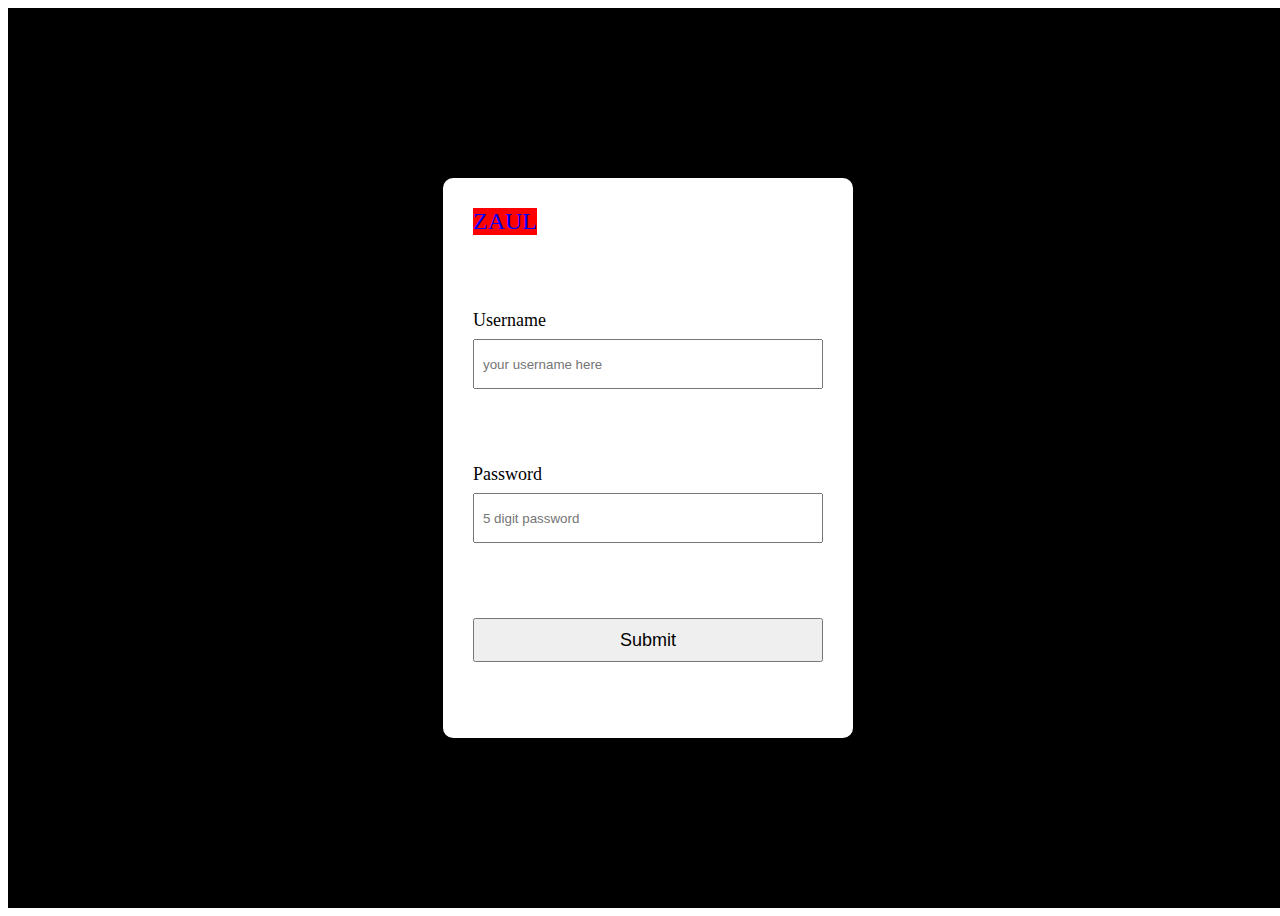
<file: index.html>
<!DOCTYPE html>
<html lang="en">

<head>
    <meta charset="UTF-8">
    <meta name="viewport" content="width=device-width, initial-scale=1.0">
    <title>zaul</title>
    <link rel="stylesheet" href="./style.css">
</head>

<body>
    <div class="main_container">

        <!-- Login Container -->
        <div class="login-container">

            <!-- Logo -->
            <span class="logo">ZAUL</span>

            <!-- user name -->
            <div class="credentials">
                <label class="form-label">Username</label>
                <input class="form-input" placeholder="your username here">
            </div>

            <!-- password -->
            <div class="credentials">
                <label class="form-label">Password</label>
                <input type="password" class="form-input" placeholder="5 digit password">
            </div>
            <!-- submit -->
       
                <a href="./home.html"><button class="submit">Submit</button></a>
            


        </div>
    </div>
</body>

</html>
</file>
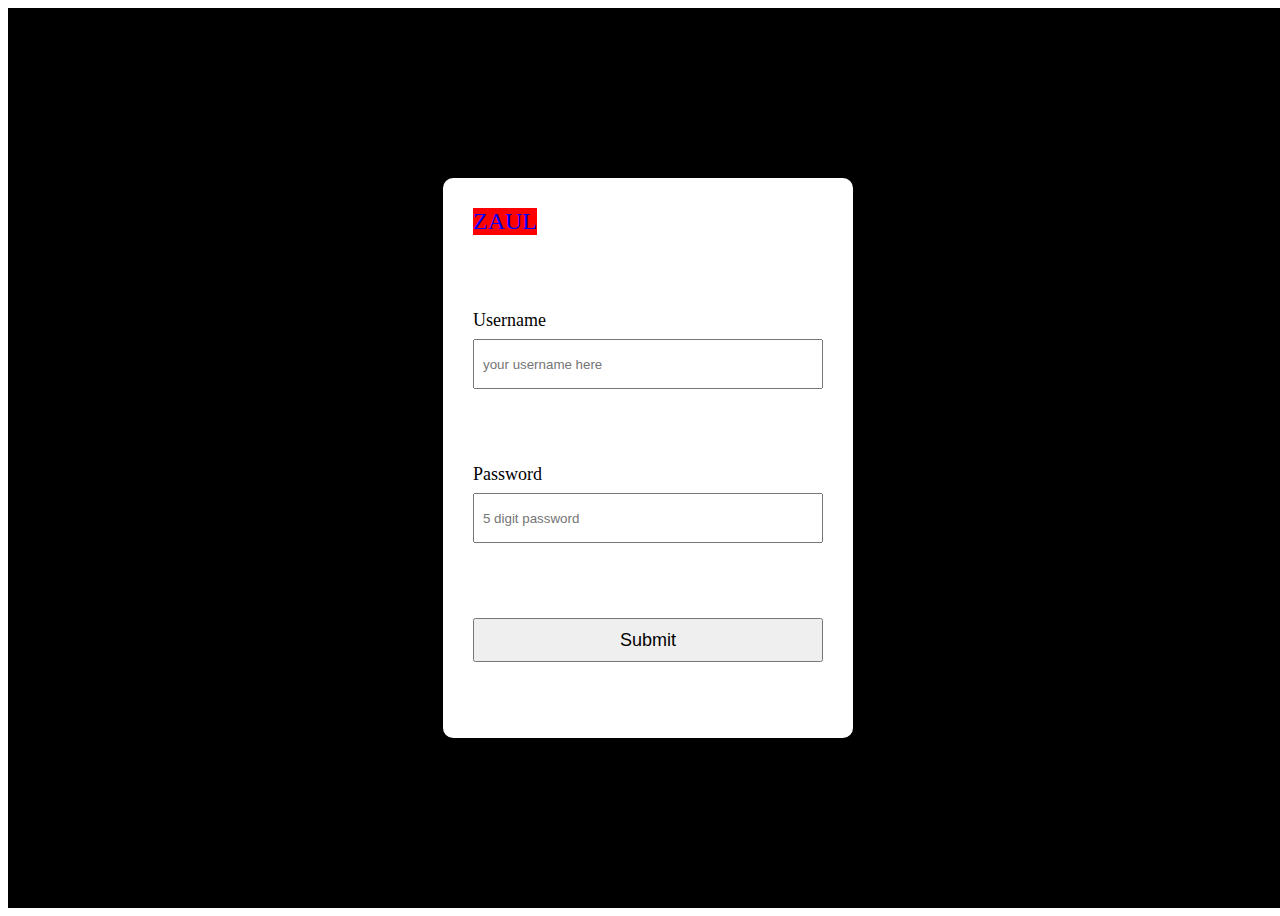
<file: zaul/index.html>
<!DOCTYPE html>
<html lang="en">

<head>
    <meta charset="UTF-8">
    <meta name="viewport" content="width=device-width, initial-scale=1.0">
    <title>zaul</title>
    <link rel="stylesheet" href="./style.css">
</head>

<body>
    <div class="main_container">

        <!-- Login Container -->
        <div class="login-container">

            <!-- Logo -->
            <span class="logo">ZAUL</span>

            <!-- user name -->
            <div class="credentials">
                <label class="form-label">Username</label>
                <input class="form-input" placeholder="your username here">
            </div>

            <!-- password -->
            <div class="credentials">
                <label class="form-label">Password</label>
                <input type="password" class="form-input" placeholder="5 digit password">
            </div>
            <!-- submit -->
       
                <button class="submit">Submit</button>
            


        </div>
    </div>
</body>

</html>
</file>
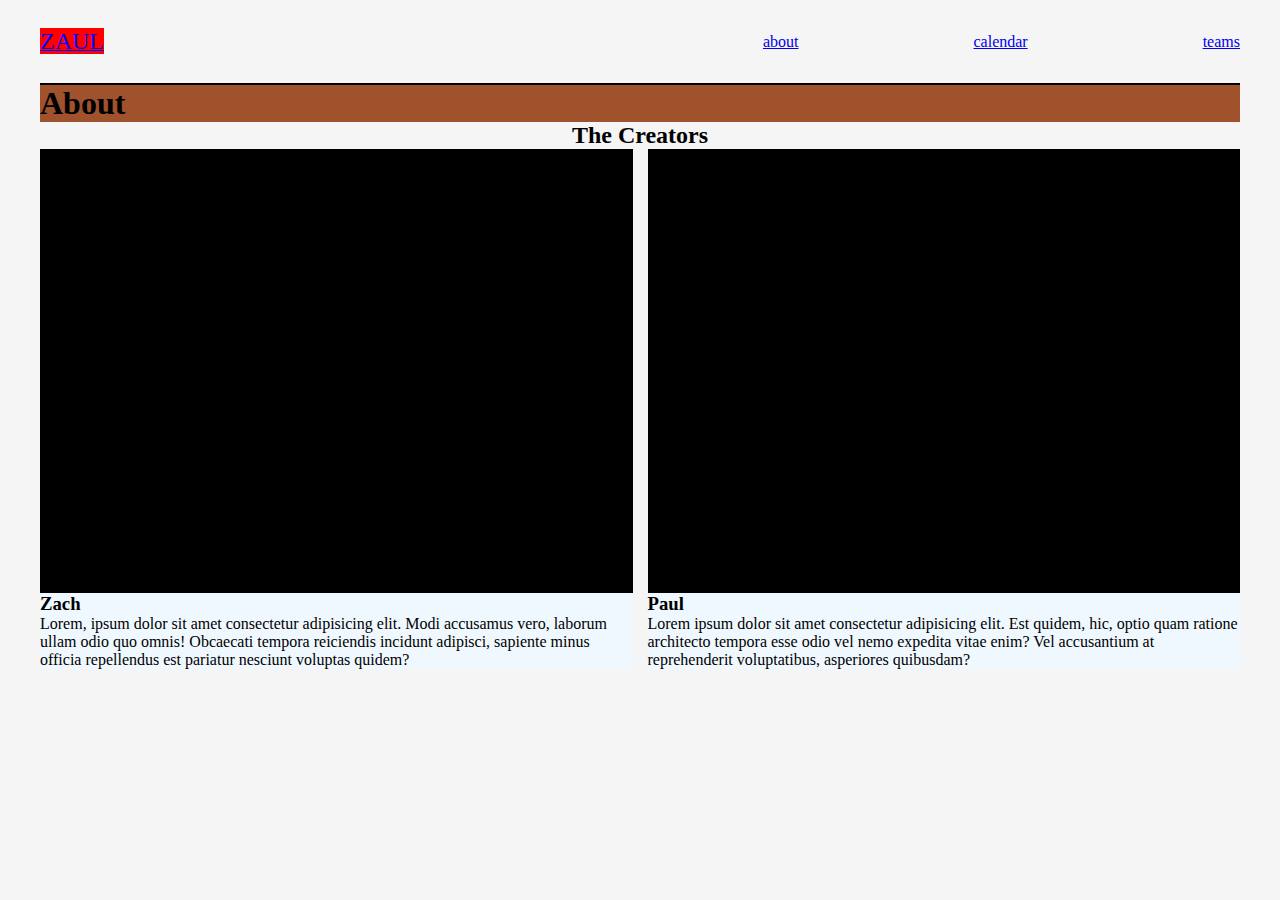
<file: about.html>
<!DOCTYPE html>
<html lang="en">
  <head>
    <meta charset="UTF-8" />
    <meta name="viewport" content="width=device-width, initial-scale=1.0" />
    <title>Document</title>
    <link rel="stylesheet" href="./about.css" />
  </head>
  <body>
    <div class="main_container">
      <nav class="navigation">
        <a href="./home.html"><span class="logo">ZAUL</span></a>
        <div class="links">
          <a href="./about.html"><span>about</span></a>
          <a href="./calendar.html"><span>calendar</span></a>
          <a href="./teams.html"><span>teams</span></a>
        </div>
      </nav>
      
        <div class="title">
          <h1>About</h1>
        </div>
        <div class="creator-section"><h2>The Creators</h2></div>
<div class="picture">
    <div class="creator">
    <div class="pic-1"></div>
    <h3>Zach</h3>
    <p>Lorem, ipsum dolor sit amet consectetur adipisicing elit. Modi accusamus vero, laborum ullam odio quo omnis! Obcaecati tempora reiciendis incidunt adipisci, sapiente minus officia repellendus est pariatur nesciunt voluptas quidem?</p>
    </div>
    <div class="creator">
    <div class="pic-2"></div>
    <h3>Paul</h3>
    <p>Lorem ipsum dolor sit amet consectetur adipisicing elit. Est quidem, hic, optio quam ratione architecto tempora esse odio vel nemo expedita vitae enim? Vel accusantium at reprehenderit voluptatibus, asperiores quibusdam?</p>
    </div>
</div>
      </div>
    </div>
  </body>
</html>
</file>
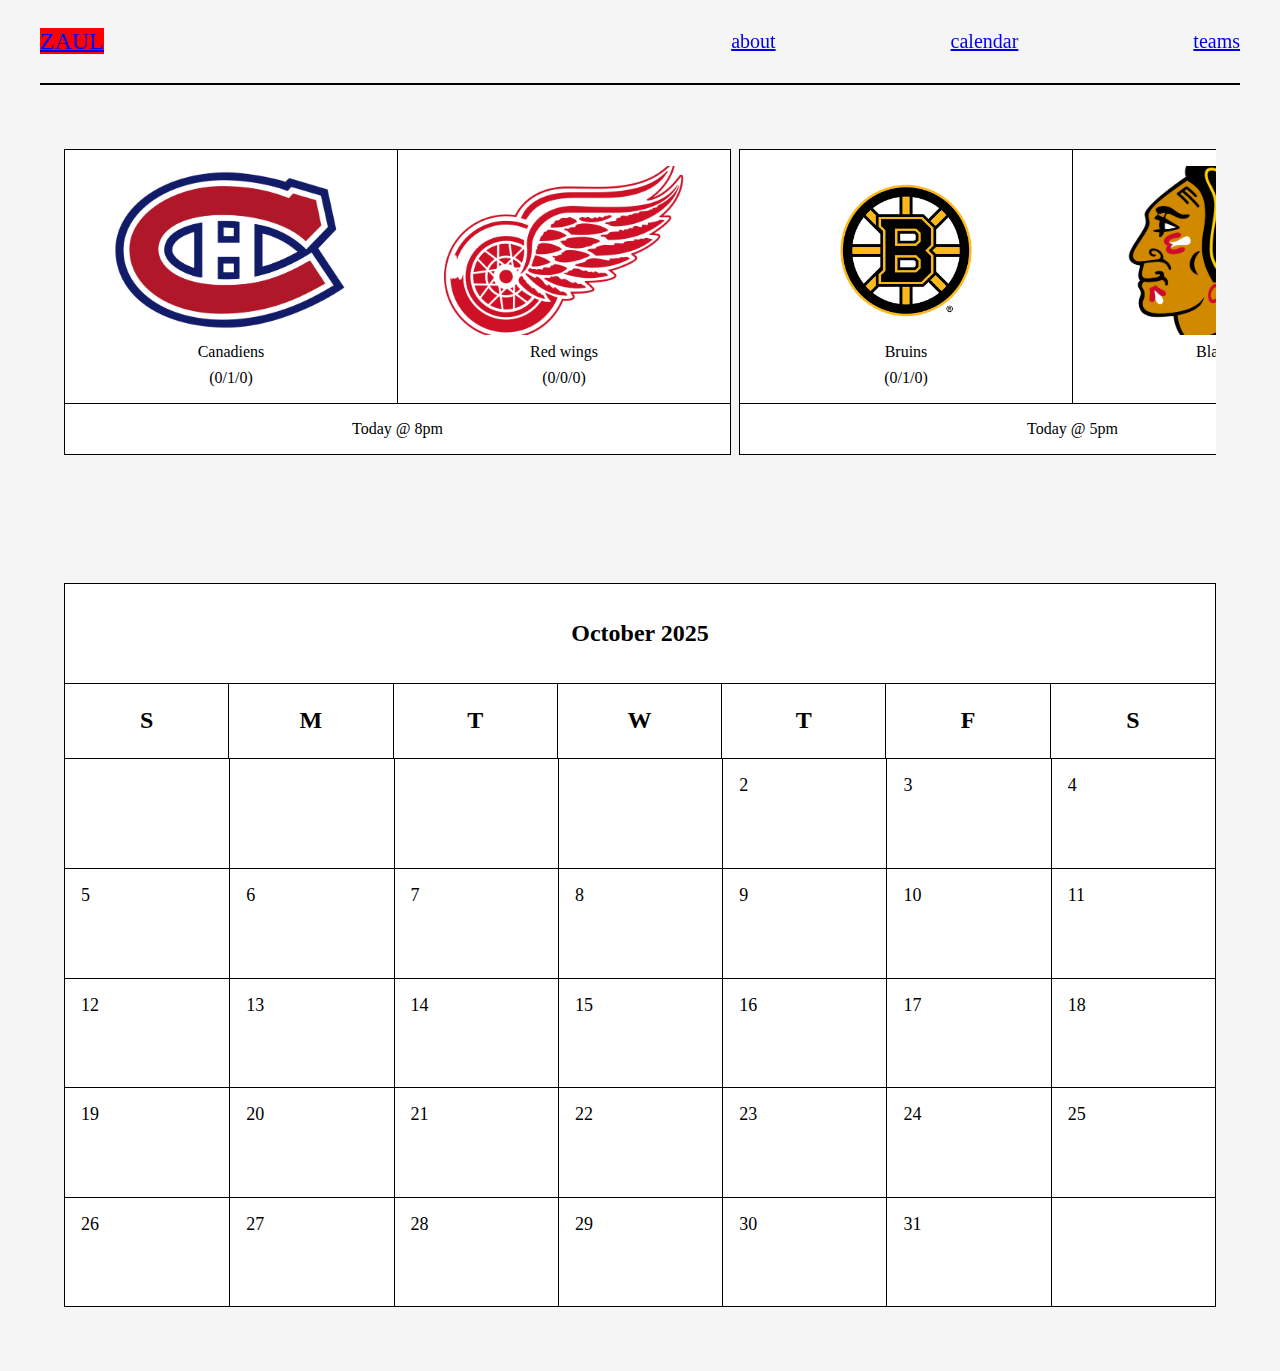
<file: calendar.html>
<!DOCTYPE html>
<html lang="en">

<head>
  <meta charset="UTF-8" />
  <meta name="viewport" content="width=device-width, initial-scale=1.0" />
  <title>calendar</title>
  <link rel="stylesheet" href="./calendar.css" />
</head>

<body>
  <div class="main-container">
    <nav class="navigation">
      <a href="./home.html"><span class="logo">ZAUL</span></a>
      <div class="links">
        <a href="./about.html"><span>about</span></a>
        <a href="./calendar.html"><span>calendar</span></a>
        <a href="./teams.html"><span>teams</span></a>
      </div>
    </nav>
    <!-- upcoming games -->
    <div class="page-section">
      <div class="carousel">
        <div class="card">
          <div class="area-1">
            <div class="team-logo canadien"></div>
            <span class="team-name">Canadiens</span>
            <span class="record">(0/1/0)</span>
          </div>
          <div class="area-2">
            <div class="team-logo red-wings"></div>
            <span class="team-name">Red wings</span>
            <span class="record">(0/0/0)</span>
          </div>
          <div class="area-3">
            <span>Today @ 8pm</span>
          </div>
        </div>
        <div class="card">
          <div class="area-1">
            <div class="team-logo bruin"></div>
            <span class="team-name">Bruins</span>
            <span class="record">(0/1/0)</span>
          </div>
          <div class="area-2">
            <div class="team-logo black-hawk"></div>
            <span class="team-name">Black Hawks</span>
            <span class="record">(2/0/0)</span>
          </div>
          <div class="area-3">
            <span>Today @ 5pm</span>
          </div>
        </div>
        <div class="card">
          <div class="area-1">
            <div class="team-logo senator"></div>
            <span class="team-name">Senators</span>
            <span class="record">(0/1/0)</span>
          </div>
          <div class="area-2">
            <div class="team-logo island"></div>
            <span class="team-name">Islanders</span>
            <span class="record">(0/0/0)</span>
          </div>
          <div class="area-3">
            <span>Today @ 8pm</span>
          </div>
        </div>
        <div class="card">
          <div class="area-1">
            <div class="team-logo flyers"></div>
            <span class="team-name">Flyers</span>
            <span class="record">(0/0/0)</span>
          </div>
          <div class="area-2">
            <div class="team-logo panthers"></div>
            <span class="team-name">Panthers</span>
            <span class="record">(1/0/0)</span>
          </div>
          <div class="area-3">
            <span>Today @ 8pm</span>
          </div>
        </div>
        <div class="card">
          <div class="area-1">
            <div class="team-logo Blues"></div>
            <span class="team-name">Blues</span>
            <span class="record">(0/0/0)</span>
          </div>
          <div class="area-2">
            <div class="team-logo winipeg"></div>
            <span class="team-name">Jets</span>
            <span class="record">(1/0/0)</span>
          </div>
          <div class="area-3">
            <span>Today @ 8pm</span>
          </div>
        </div>
        <div class="card">
          <div class="area-1">
            <div class="team-logo ave"></div>
            <span class="team-name">Avalanche</span>
            <span class="record">(0/0/0)</span>
          </div>
          <div class="area-2">
            <div class="team-logo star"></div>
            <span class="team-name">Stars</span>
            <span class="record">(1/0/0)</span>
          </div>
          <div class="area-3">
            <span>Today @ 8pm</span>
          </div>
        </div>
      </div>
    </div>
    <!-- calendar -->
    <div class="page-section">
      <div class="calendar">
        <div class="month">
          <h2>October 2025</h2>
        </div>
        <div class="week">
          <div class="weekday">
            <h2>S</h2>
          </div>
          <div class="weekday">
            <h2>M</h2>
          </div>
          <div class="weekday">
            <h2>T</h2>
          </div>
          <div class="weekday">
            <h2>W</h2>
          </div>
          <div class="weekday">
            <h2>T</h2>
          </div>
          <div class="weekday">
            <h2>F</h2>
          </div>
          <div class="weekday">
            <h2>S</h2>
          </div>
        </div>
        <div class="days">
          <div class="day"></div>
          <div class="day"></div>
          <div class="day"></div>
          <div class="day"><span></span>
            </span></div>
          <div class="day"><span>2</span></div>
          <div class="day"><span>3</span></div>
          <div class="day"><span>4</span></div>
          <div class="day"><span>5</span></div>
          <div class="day"><span>6</span></div>
          <div class="day"><span>7</span></div>
          <div class="day"><span>8</span></div>
          <div class="day"><span>9</span></div>
          <div class="day"><span>10</span></div>
          <div class="day"><span>11</span></div>
          <div class="day"><span>12</span></div>
          <div class="day"><span>13</span></div>
          <div class="day"><span>14</span></div>
          <div class="day"><span>15</span></div>
          <div class="day"><span>16</span></div>
          <div class="day"><span>17</span></div>
          <div class="day"><span>18</span></div>
          <div class="day"><span>19</span></div>
          <div class="day"><span>20</span></div>
          <div class="day"><span>21</span></div>
          <div class="day"><span>22</span></div>
          <div class="day"><span>23</span></div>
          <div class="day"><span>24</span></div>
          <div class="day"><span>25</span></div>
          <div class="day"><span>26</span></div>
          <div class="day"><span>27</span></div>
          <div class="day"><span>28</span></div>
          <div class="day"><span>29</span></div>
          <div class="day"><span>30</span></div>
          <div class="day"><span>31</span></div>
          <div class="day"></div>
        </div>
      </div>
    </div>
  </div>
</body>

</html>
</file>
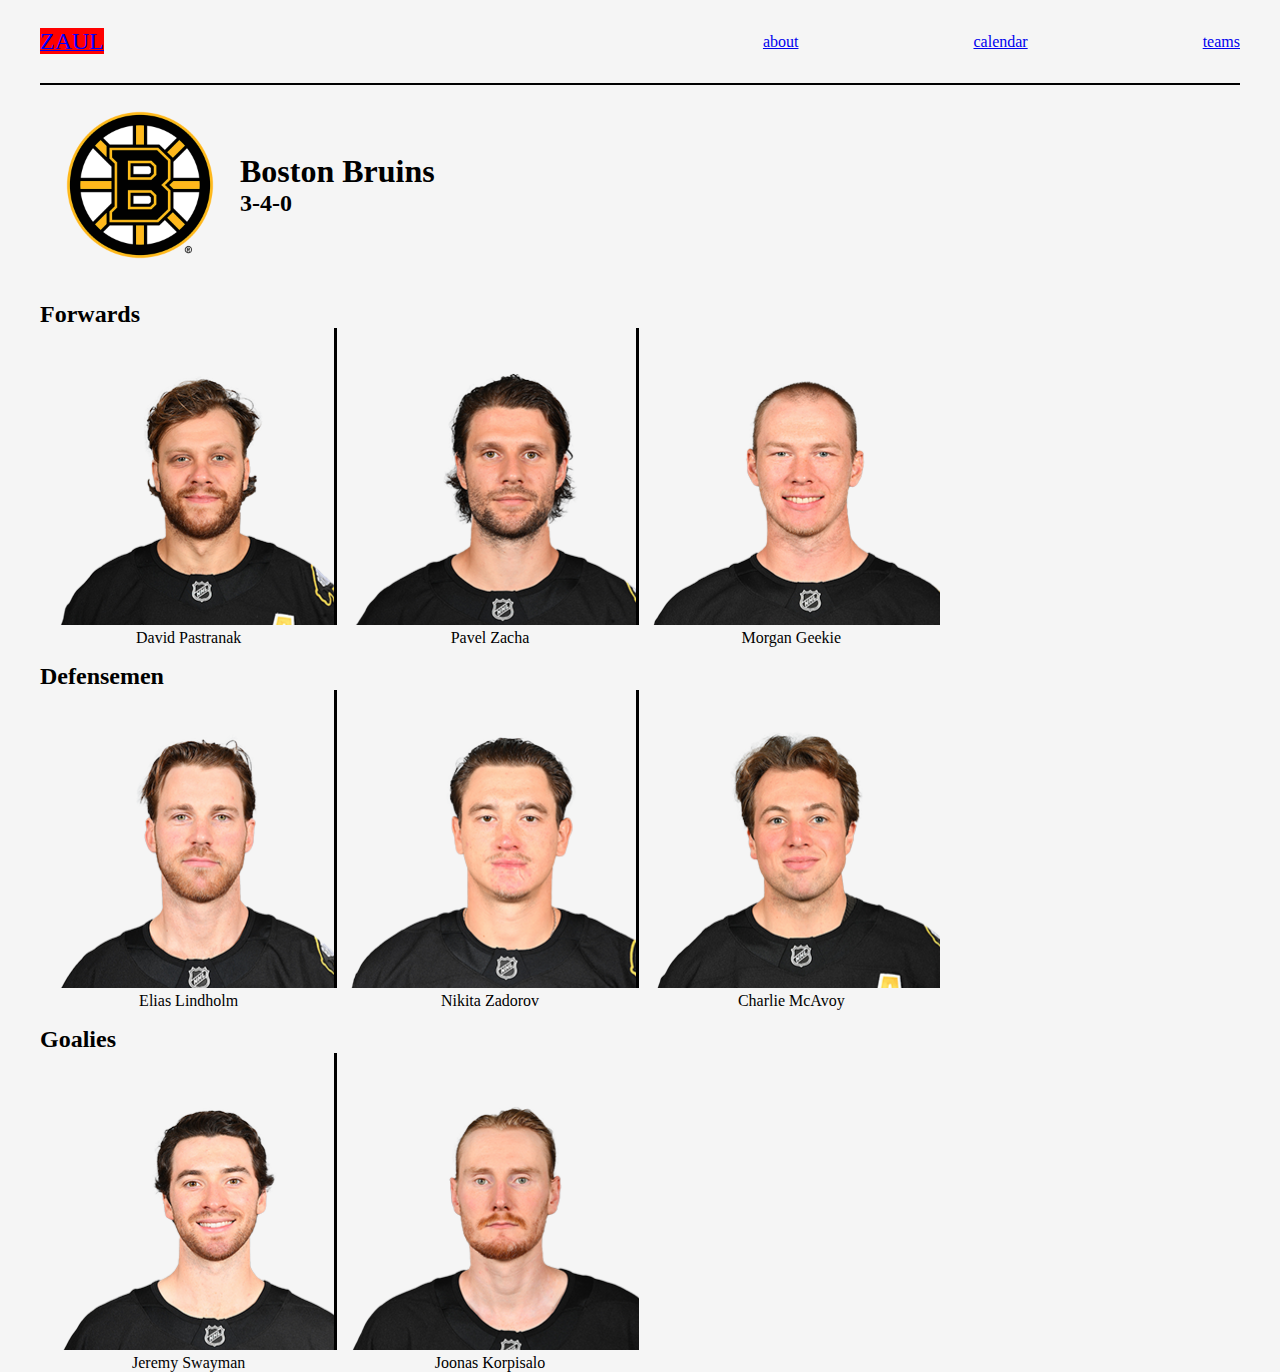
<file: teams.html>
<!DOCTYPE html>
<html lang="en">
  <head>
    <meta charset="UTF-8" />
    <meta name="viewport" content="width=device-width, initial-scale=1.0" />
    <title>Document</title>
    <link rel="stylesheet" href="./teams.css" />
    <script type="module" src="./teams.js"></script>
  </head>

  <body>
    <div class="main_container">
      <nav class="navigation">
        <a href="./home.html"><span class="logo">ZAUL</span></a>
        <div class="links">
          <a href="./about.html"><span>about</span></a>
          <a href="./calendar.html"><span>calendar</span></a>
          <a href="./teams.html"><span>teams</span></a>
        </div>
      </nav>
      <div class="content">
        <div class="team-info">
          <div class="general">
            <div class="team-logo"></div>
            <div class="info">
              <h1>Boston Bruins</h1>
              <h2>3-4-0</h2>
            </div>
          </div>
          <div class="player-container">
            <h2>Forwards</h2>
            <div class="card-grid">
              <div class="card">
                <div class="player-photo Pastranak"></div>
                <span class="player-name">David Pastranak</span>
              </div>
              <div class="card">
                <div class="player-photo Zacha"></div>
                <span class="player-name">Pavel Zacha</span>
              </div>
              <div class="card">
                <div class="player-photo Geekie"></div>
                <span class="player-name">Morgan Geekie</span>
              </div>
            </div>
          </div>

          <div class="player-container">
            <h2>Defensemen</h2>
            <div class="card-grid">
              <div class="card">
                <div class="player-photo Lindholm"></div>
                <span class="player-name">Elias Lindholm</span>
              </div>
              <div class="card">
                <div class="player-photo Nikita"></div>
                <span class="player-name">Nikita Zadorov</span>
              </div>
              <div class="card">
                <div class="player-photo McAvoy"></div>
                <span class="player-name">Charlie McAvoy</span>
              </div>
            </div>
          </div>
          <div class="player-container">
            <h2>Goalies</h2>
            <div class="card-grid">
              <div class="card">
                <div class="player-photo Swayman"></div>
                <span class="player-name">Jeremy Swayman</span>
              </div>
              <div class="card">
                <div class="player-photo Joonas"></div>
                <span class="player-name">Joonas Korpisalo</span>
              </div>
            </div>
          </div>
        </div>
        <div class="team-list">
          
        </div>
      </div>
    </div>
  </body>
</html>
</file>
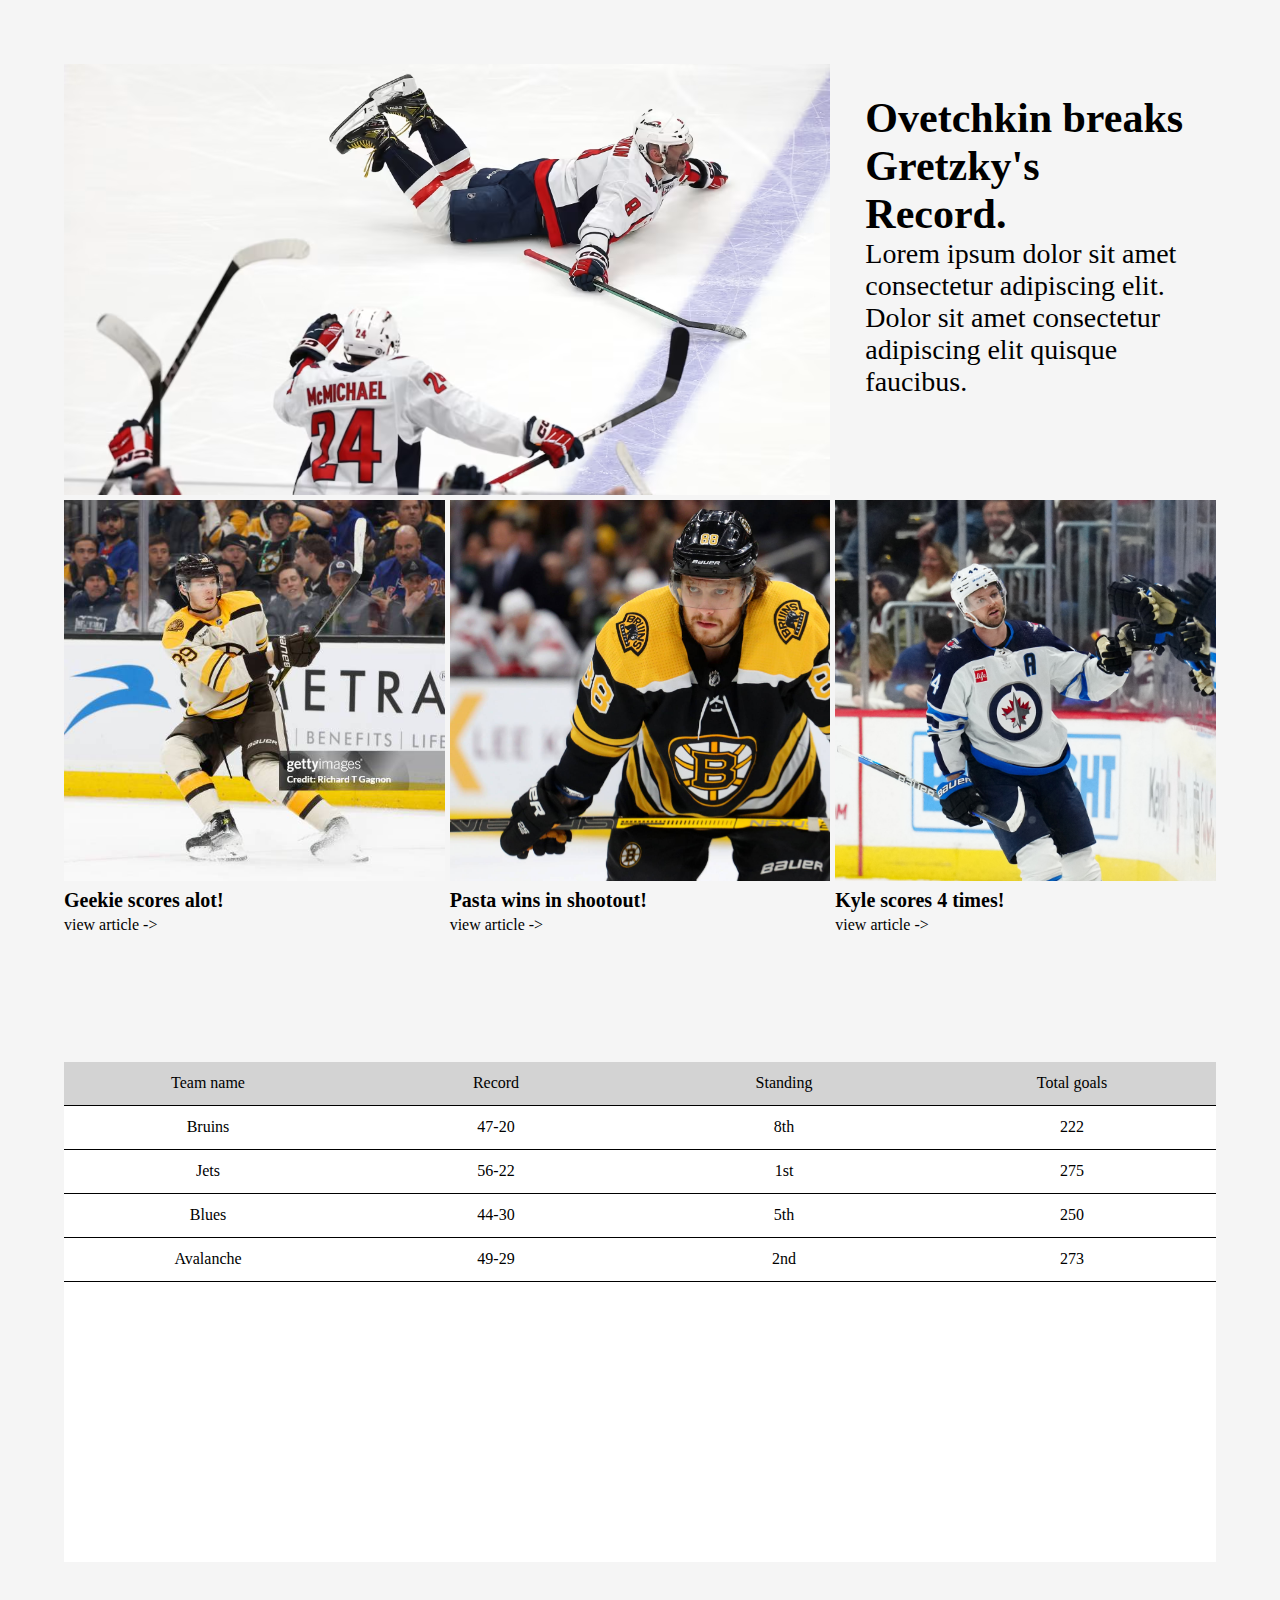
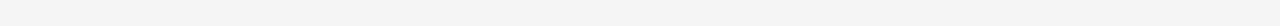
<file: zaul/home.html>
<!DOCTYPE html>
<html lang="en">

<head>

    <meta charset="UTF-8">
    <meta name="viewport" content="width=device-width, initial-scale=1.0">
    <title>Document</title>
    <link rel="stylesheet" href="./home.css">
</head>

<body>
    <div class="main_container">
        <!-- upcoming news -->
        <div class="page-section">
            <div class="grid">
                <div class="area-1"></div>

                <div class="area-2">
                    <h2>Ovetchkin breaks Gretzky's Record.</h2>
                    <p>Lorem ipsum dolor sit amet consectetur adipiscing elit. Dolor sit amet consectetur adipiscing
                        elit quisque faucibus.</p>
                </div>
                <div class="area-3">
                    <div class="card">

                        <div class="image geekie"></div>
                        <h4>Geekie scores alot!</h4>
                        <span>view article -></span>

                    </div>

                    <div class="card">

                        <div class="image pasta">

                        </div>
                        <h4>Pasta wins in shootout!</h4>
                        <span>view article -></span>
                    </div>
                    <div class="card">
                        <div class="image kyle">

                        </div>
                        <h4>Kyle scores 4 times!</h4>
                        <span>view article -></span>
                    </div>
                </div>
            </div>

        </div>
        <div class="page-section">
            <div class="table">
                <!-- label_row -->
                <div class="label_row">
                    <div class="cell"><span>Team name</span></div>
                    <div class="cell"><span>Record</span></div>
                    <div class="cell"><span>Standing</span></div>
                    <div class="cell"><span>Total goals</span></div>
                </div>
                <!-- data rows -->
                <!-- bruins -->
                <div class="data_row">
                    <div class="cell"><span>Bruins</span></div>
                    <div class="cell"><span>47-20</span></div>
                    <div class="cell"><span>8th</span></div>
                    <div class="cell"><span>222</span></div>

                </div>
                <!-- Jets -->
                <div class="data_row">
                    <div class="cell"><span>Jets</span></div>
                    <div class="cell"><span>56-22</span></div>
                    <div class="cell"><span>1st</span></div>
                    <div class="cell"><span>275</span></div>

                </div>
                <!-- Blues -->
                <div class="data_row">
                    <div class="cell"><span>Blues</span></div>
                    <div class="cell"><span>44-30</span></div>
                    <div class="cell"><span>5th</span></div>
                    <div class="cell"><span>250</span></div>

                </div>
                <!-- avalanche -->
                <div class="data_row">
                    <div class="cell"><span>Avalanche</span></div>
                    <div class="cell"><span>49-29</span></div>
                    <div class="cell"><span>2nd</span></div>
                    <div class="cell"><span>273</span></div>

                </div>
            </div>
        </div>

    </div>
</body>

</html>
</file>
<file: style.css>
.main_container {
    background: black;
    height: 100vh;
    width: 100vw;
    display: flex;
    justify-content: center;
    align-items: center;
}

.login-container {
    background: white;
    height: 500px;
    width: 350px;
    border-radius: 10px;
    padding: 30px;
    gap: 75px;
    display: flex;
    flex-direction: column;
    align-items: flex-start;
}

.logo {
    color: blue;
    font-size: 24px;
    background: red;
}

.credentials {
    

    width: 100%;
    display: flex;
    flex-direction: column;
}

.form-label {
    margin-bottom: 8px;
    font-size: 18px;
}

.form-input {
    height: 44px;
    padding-left: 8px;
}
.submit{
    height: 44px;
    width: 100%;
    font-size: 18px;
}
a{
    width: 100%;
}
</file>
<file: zaul/style.css>
.main_container {
    background-color: black;
    height: 100vh;
    width: 100vw;
    display: flex;
    justify-content: center;
    align-items: center;
}

.login-container {
    background: white;
    height: 500px;
    width: 350px;
    border-radius: 10px;
    padding: 30px;
    gap: 75px;
    display: flex;
    flex-direction: column;
    align-items: flex-start;
}

.logo {
    color: blue;
    font-size: 24px;
    background: red;
}

.credentials {
    

    width: 100%;
    display: flex;
    flex-direction: column;
}

.form-label {
    margin-bottom: 8px;
    font-size: 18px;
}

.form-input {
    height: 44px;
    padding-left: 8px;
}
.submit{
    height: 44px;
    width: 100%;
    font-size: 18px;
}
</file>
<file: about.css>
* {
  padding: 0;
  margin: 0;
}

*,
*::before,
*::after {
  box-sizing: border-box;
}

.navigation {
  width: 100%;
  height: 85px;
  max-width: 1200px;
  display: flex;
  align-items: center;
  justify-content: space-between;
  border-bottom: 2px solid black;
  position: sticky;
  top: 0;
  background: whitesmoke;
}

.logo {
  color: blue;
  font-size: 24px;
  background: red;
}

.links {
  display: flex;
  gap: 175px;
}

.main_container {
  background-color: whitesmoke;
  min-height: 100vh;
  width: 100vw;
  display: flex;
  flex-direction: column;
  justify-content: flex-start;
  align-items: center;

}
.title{
    background: sienna;
    width: 100%;
    max-width: 1200px;
}
.pic-1{
    aspect-ratio: 4/3;
    background: black;
    width: 100%;
}
.pic-2{
    width: 100%;
    background: black;
    aspect-ratio: 4/3;
}
.picture{
    gap: 15px;
    display: flex;
    max-width: 1200px;
    width: 100%;
}
.creator{
    width: 50%;
    background: aliceblue;
}
</file>
<file: calendar.css>
* {
  padding: 0;
  margin: 0;
}

*,
*::before,
*::after {
  box-sizing: border-box;
}

.main-container {
  background-color: whitesmoke;
  min-height: 100vh;
  width: 100vw;
  display: flex;
  flex-direction: column;
  justify-content: flex-start;
  align-items: center;
}

.navigation {
  width: 100%;
  height: 85px;
  max-width: 1200px;
  display: flex;
  align-items: center;
  justify-content: space-between;
  border-bottom: 2px solid black;
  position: sticky;
  top: 0;
  background: whitesmoke;
}

a {
  cursor: pointer;
  font-size: 20px;
}

.links {
  display: flex;
  gap: 175px;
}

.logo {
  color: blue;
  font-size: 24px;
  background: red;
}

.page-section {
  width: 100%;
  height: auto;
  display: flex;
  justify-content: center;
  align-items: center;
  padding: 64px;
  overflow: hidden;
}

.calendar {
  height: auto;
  width: 100%;
  max-width: 1200px;
  border: 1px solid black;
}

.month {
  height: 100px;
  width: 100%;
  background: white;
  align-items: center;
  display: flex;
  justify-content: center;
  border-bottom: 1px solid black;
}

.week {
  width: 100%;
  height: 75px;
  background: white;
  display: grid;
  grid-template-columns: repeat(7, 1fr);
  grid-template-rows: 1fr;
  border-bottom: 1px solid black;
}

.weekday {
  display: flex;
  align-items: center;
  justify-content: center;
  border-right: 1px solid black;
}

.weekday:nth-child(7) {
  border-right: none;
}

.days {
  display: grid;
  grid-template-columns: repeat(7, 1fr);
  grid-template-rows: repeat(5, 1fr);
}

.day {
  background: white;
  aspect-ratio: 1.5/1;
  padding: 16px;
  border: 1px solid black;
  border-bottom: none;
  border-right: none;
  cursor: pointer;
}

.day span {
  font-size: 18px;
}

.day:nth-child(1),
.day:nth-child(8),
.day:nth-child(15),
.day:nth-child(22),
.day:nth-child(29) {
  border-left: none;
}

.day:nth-child(-n + 7) {
  border-top: none;
}

.carousel {
  width: 100%;
  max-width: 1200px;
  height: auto;
  display: flex;
  gap: 8px;
  overflow: auto;
}

.card {
  height: auto;
  display: grid;
  grid-template-columns: minmax(min-content, max-content) minmax(max-content,
      min-content);
  grid-template-rows: minmax(min-content, max-content) minmax(max-content,
      min-content);
  background: black;
  border: 1px solid black;
  gap: 1px;
}

.area-1 {
  grid-area: 1/1/2/2;
  height: 100%;
  width: 100%;
  display: flex;
  flex-direction: column;
  align-items: center;
  justify-content: center;
  gap: 8px;
  background: white;
  padding: 16px;
}

.area-2 {
  grid-area: 1/2/2/3;
  height: 100%;
  width: 100%;
  display: flex;
  flex-direction: column;
  align-items: center;
  justify-content: center;
  gap: 8px;
  background: white;
  padding: 16px;
}

.area-3 {
  grid-area: 2/1/3/3;
  height: 100%;
  width: 100%;
  padding: 16px;
  display: flex;
  flex-direction: column;
  align-items: center;
  justify-content: center;
  background: white;
}

.team-logo {
  width: 300px;
  aspect-ratio: 16/9;
  background-size: 80%;
  background-repeat: no-repeat;
  background-position: center;
}

.canadien {
  background-image: url("./assets/Montreal_Canadiens.png");
}

.red-wings {
  background-image: url("./assets/detroit.png");
}

.flyers {
  background-image: url("./assets/flyers.png");
}

.panthers {
  background-image: url("./assets/Unknown.png");
}

.bruin {
  background-image: url("./assets/boston-bruins-logo.png");
  width: 300px;
}

.black-hawk {
  background-image: url("./assets/blackhawks.png");
}

.senator {
  background-image: url("./assets/senators.png");
}

.island {
  background-image: url("./assets/islanders.png");
}
.winipeg{
  background-image: url(./assets/Unknown.jpeg);
}
.Blues{
  background-image: url(./assets/blues.png);
}
.day:hover{
   background-color: #f0f0f0;
    transition: 0.3s ease;
}
.ave{
  background-image: url(./assets/ave.png);
}
.star{
  background-image: url(./assets/star.jpeg);
}
</file>
<file: teams.css>
* {
  padding: 0;
  margin: 0;
}

*,
*::before,
*::after {
  box-sizing: border-box;
}

.navigation {
  width: 100%;
  height: 85px;
  max-width: 1200px;
  display: flex;
  align-items: center;
  justify-content: space-between;
  border-bottom: 2px solid black;
  position: sticky;
  top: 0;
  background: whitesmoke;
}

.logo {
  color: blue;
  font-size: 24px;
  background: red;
}

.links {
  display: flex;
  gap: 175px;
}

.main_container {
  background-color: whitesmoke;
  min-height: 100vh;
  width: 100vw;
  display: flex;
  flex-direction: column;
  justify-content: flex-start;
  align-items: center;
}

.page-section {
  width: 100%;
  height: auto;
  display: flex;
  justify-content: center;
  align-items: center;
  padding: 64px;
  overflow: hidden;
}

.content {
  min-height: calc(100vh - 85px);
  display: grid;
  width: 100%;
  grid-template-columns: 3fr 1fr;
  grid-template-rows: 1fr;
  max-width: 1200px;
  align-items: start;
}
.team-info {
  display: flex;
  gap: 16px;
  flex-direction: column;
}
.general {
  height: auto;
  width: 100%;
  display: flex;
}
.team-logo {
  height: 200px;
  width: 200px;
  background-image: url("./assets/boston-bruins-logo.png");
  background-size: cover;
  background-repeat: no-repeat;
  background-position: center;
}
.info {
  display: flex;
  flex-direction: column;
  justify-content: center;
}
.player-container {
  height: auto;
  width: 100%;
}
.card-grid {
  width: 100%;
  height: auto;
  display: grid;
  grid-template-columns: 1fr 1fr 1fr;
  grid-auto-rows: minmax(min-content, max-content);
  gap: 4px;
}
.card {
  width: 100%;
  height: auto;
  display: flex;
  flex-direction: column;
  align-items: center;
  background-color: whitesmoke;
}
.player-photo {
  width: 100%;
  aspect-ratio: 1/1;
  margin-bottom: 4px;
}
.Pastranak {
  background-image: url("./assets/players/pasta.png");
  border-right: 3px solid black;
}
.Zacha {
  background-image: url("./assets/players/zacha.png");
  border-right: 3px solid black;
}
.Geekie {
  background-image: url("./assets/players/morgan.png");
}
.Lindholm {
  background-image: url("./assets/players/elias.png");
  border-right: 3px solid black;
}
.Nikita {
  background-image: url("./assets/players/nikita.png");
  border-right: 3px solid black;
}
.McAvoy {
  background: url("./assets/players/charlie.png");
}
.Swayman {
  background: url("./assets/players/jeremy.png");
  border-right: 3px solid black;
}
.Joonas {
  background-image: url("./assets/players/joonas.png");
}
.team-row {
  height: auto;
  width: 100%;
  display: flex;
  align-items: center;
  justify-content: space-evenly;
  padding: 16px;
  border-bottom: 2px solid black;
}
.team-list-logo {
  height: 40px;
  width: 40px;
  border-radius: 50%;
  background-size: cover;
  background-repeat: no-repeat;
  background-position: center;
}
.Bruins {
  background-image: url("./assets/boston-bruins-logo.png");
}
.canadiens {
  background-image: url("./assets/Montreal_Canadiens.png");
}
.wings {
  background-image: url("./assets/detroit.png");
}
.hawks {
  background-image: url("./assets/blackhawks-logo-png-transparent.png");
}
.Senat {
  background-image: url("./assets/ottawa-senators-6-logo-png-transparent.png");
}
.Island {
  background-image: url("./assets/qyimikbajsdgx7ltetds.png");
}
.Flyers {
  background-image: url("./assets/flyers.png");
}
.Panthers {
  background-image: url("./assets/Unknown.png");
}
.Blues {
  background-image: url("./assets/blues.png");
}
.Jets {
  background-image: url("./assets/winnipeg-jets-logo.png");
}
.Avalanche {
  background-image: url("./assets/ave.png");
}
.Stars {
  background-image: url("./assets/star.jpeg");
}
.team-list {
  background: white;
  position: sticky;
  top: 85px;
  max-height: calc(100vh - 85px);
  overflow: auto;
}
</file>
<file: zaul/home.css>
* {
    padding: 0;
    margin: 0;
}

*,
*::before,
*::after {
    box-sizing: border-box;
}


.main_container {
    background-color: whitesmoke;
    min-height: 100vh;
    width: 100vw;
    display: flex;
    flex-direction: column;
    justify-content: center;
    align-items: center;
}

.page-section {
    width: 100%;
    height: auto;
    display: flex;
    justify-content: center;
    align-items: center;
    padding: 64px;
    overflow: hidden;
}

.grid {
    width: 100%;
    max-width: 1200px;
    display: grid;
    grid-template-columns: 1fr 1fr 1fr;
    grid-template-rows: minmax(min-content, max-content)minmax(min-content, max-content) minmax(min-content, max-content);
    gap: 5px;
}

.area-1 {
    grid-area: 1/1/3/3;
    background-image: url("./assets/ovetchkin.avif");
    background-size: cover;
    width: 100%;
    aspect-ratio: 16/9;
}

.area-2 {
    grid-area: 1/3/3/4;
    font-size: 28px;
    padding: 30px;
}

.area-3 {
    grid-area: 3/1/4/4;
    display: grid;
    grid-template-columns: 1fr 1fr 1fr;
    grid-template-rows: 1fr;
    gap: 5px;
}

.table {
    background-color: white;
    width: 100%;
    max-width: 1200px;
    height: 500px;
}

.label_row {
    width: 100%;
    height: 44px;
    background-color: lightgray;
    display: flex;
    border-bottom: 1px solid black;
}

.cell {
    width: 25%;
    height: 100%;
    display: flex;
    align-items: center;
    justify-content: center;
}

.data_row {
    width: 100%;
    height: 44px;
    display: flex;
    border-bottom: 1px solid black;

}

.data_row:hover {
    background-color: #f0f0f0;
    transition: 0.3s ease;
}

.card {
    width: 100%;
    height: auto;
}

.card h4 {
    font-size: 20px;
    margin-bottom: 4px;
}

.card span{
    cursor: pointer;
}

.image {
    width: 100%;
    aspect-ratio: 1/1;
    background-size: cover;
    margin-bottom: 8px;
}

.geekie {
    background-image: url("./assets/geekie.jpg");

}

.pasta {
    background-image: url("./assets/david-pastrnak.jpg");

}

.kyle {
    background-image: url("./assets/kyle.jpg");

}
</file>
